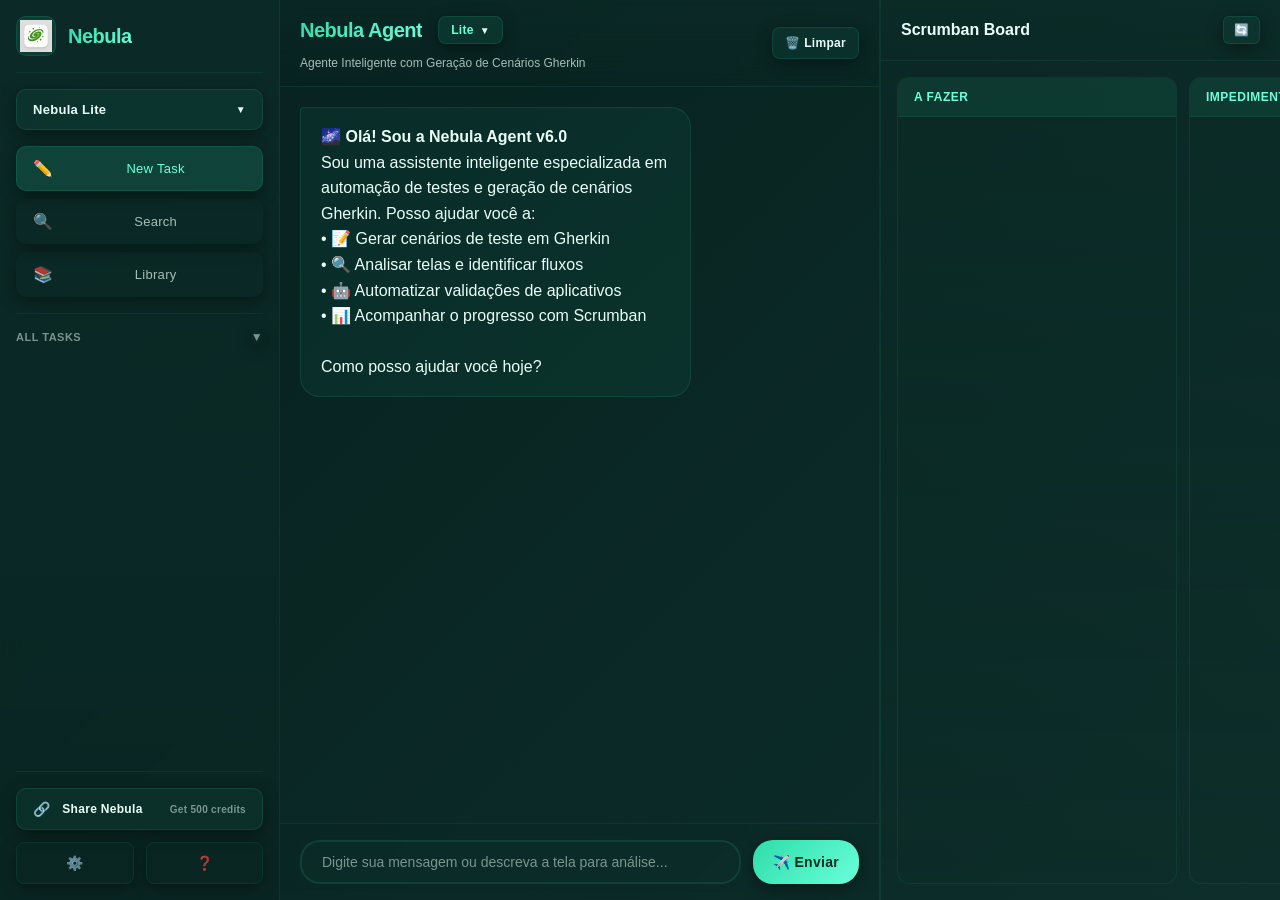
<file: index.html>
<!DOCTYPE html>
<html lang="pt-BR">
<head>
  <meta charset="UTF-8" />
  <meta name="viewport" content="width=device-width, initial-scale=1.0" />
  <meta name="description" content="Nebula Agent v6.0 - Agente de IA com Geração de Cenários Gherkin e Scrumban" />
  <meta name="theme-color" content="#2edda8" />
  <title>Nebula Agent v6.0</title>
  
  <!-- CSS Moderno -->
  <link rel="stylesheet" href="/static/css/style.css" />
</head>
<body>
  <div class="app-container" role="application" aria-label="Nebula Agent - Assistente de IA">
    
    <!-- ============================================
         SIDEBAR (NAVEGAÇÃO)
         ============================================ -->
    <aside class="sidebar" id="sidebar">
      <!-- Logo e Branding -->
      <div class="sidebar-header">
        <div class="sidebar-logo-container">
          <img id="sidebarLogo" 
               src="/static/img/nebula_logo.png?v=2" 
               alt="Nebula Logo" 
               class="sidebar-logo"
               onerror="this.style.display='none'">
        </div>
        <h2 class="sidebar-title">Nebula</h2>
      </div>

      <!-- Seletor de Plano -->
      <div class="plan-selector">
        <button class="plan-dropdown" id="planDropdown">
          <span class="plan-name" id="planName">Nebula Lite</span>
          <span class="plan-icon">▼</span>
        </button>
        <div class="plan-menu" id="planMenu" style="display: none;">
          <div class="plan-option" data-plan="lite">
            <span class="plan-label">Nebula Lite</span>
            <span class="plan-credits">100 créditos</span>
          </div>
          <div class="plan-option" data-plan="plus">
            <span class="plan-label">Nebula Plus</span>
            <span class="plan-credits">500 créditos</span>
          </div>
          <div class="plan-option" data-plan="pro">
            <span class="plan-label">Nebula Pro</span>
            <span class="plan-credits">2000 créditos</span>
          </div>
          <div class="plan-option" data-plan="ultra">
            <span class="plan-label">Nebula Ultra</span>
            <span class="plan-credits">Ilimitado</span>
          </div>
        </div>
      </div>

      <!-- Navegação Principal -->
      <nav class="sidebar-nav">
        <button class="nav-item active" data-view="chat" id="navChat">
          <span class="nav-icon">✏️</span>
          <span class="nav-label">New Task</span>
        </button>
        <button class="nav-item" data-view="search" id="navSearch">
          <span class="nav-icon">🔍</span>
          <span class="nav-label">Search</span>
        </button>
        <button class="nav-item" data-view="library" id="navLibrary">
          <span class="nav-icon">📚</span>
          <span class="nav-label">Library</span>
        </button>
      </nav>

      <!-- Histórico de Tarefas -->
      <div class="sidebar-history">
        <div class="history-header">
          <span class="history-title">All Tasks</span>
          <button class="history-toggle" id="historyToggle">▼</button>
        </div>
        <div class="history-list" id="historyList">
          <!-- Tarefas serão adicionadas dinamicamente aqui -->
        </div>
      </div>

      <!-- Rodapé da Sidebar -->
      <div class="sidebar-footer">
        <button class="sidebar-footer-btn" id="shareBtn">
          <span class="footer-icon">🔗</span>
          <span class="footer-label">Share Nebula</span>
          <span class="footer-value">Get 500 credits</span>
        </button>
        <div class="sidebar-bottom-icons">
          <button class="icon-btn" id="settingsBtn" title="Configurações">⚙️</button>
          <button class="icon-btn" id="helpBtn" title="Ajuda">❓</button>
        </div>
      </div>
    </aside>

    <!-- ============================================
         MAIN CONTENT AREA
         ============================================ -->
    <main class="main-content">
      
      <!-- ============================================
           VIEW: CHAT / NEW TASK
           ============================================ -->
      <div class="view" id="chatView" style="display: flex;">
        <div class="chat-container">
          <!-- Header do Chat -->
          <div class="chat-header">
            <div class="chat-header-info">
              <div class="header-title-section">
                <h1>Nebula Agent</h1>
                <div class="version-selector" id="versionSelector">
                  <button class="version-btn" id="versionDropdown">
                    <span class="version-label" id="versionLabel">Lite</span>
                    <span class="version-icon">▼</span>
                  </button>
                  <div class="version-menu" id="versionMenu" style="display: none;">
                    <div class="version-option" data-version="lite">
                      <span class="version-name">Lite</span>
                      <span class="version-desc">100 créditos</span>
                    </div>
                    <div class="version-option" data-version="plus">
                      <span class="version-name">Plus</span>
                      <span class="version-desc">500 créditos</span>
                    </div>
                    <div class="version-option" data-version="pro">
                      <span class="version-name">Pro</span>
                      <span class="version-desc">2000 créditos</span>
                    </div>
                    <div class="version-option" data-version="ultra">
                      <span class="version-name">Ultra</span>
                      <span class="version-desc">Ilimitado</span>
                    </div>
                  </div>
                </div>
              </div>
              <p class="chat-subtitle">Agente Inteligente com Geração de Cenários Gherkin</p>
            </div>
            <div class="chat-header-actions">
              <button class="header-btn" id="clearHistoryBtn" title="Limpar histórico">
                🗑️ Limpar
              </button>
            </div>
          </div>

          <!-- Chat Box -->
          <div id="chatBox" class="chat-box" aria-live="polite" aria-label="Histórico de Chat">
            <div class="message bot-msg">
              <div class="bubble">
                🌌 <strong>Olá! Sou a Nebula Agent v6.0</strong><br>
                Sou uma assistente inteligente especializada em automação de testes e geração de cenários Gherkin. 
                Posso ajudar você a:<br>
                • 📝 Gerar cenários de teste em Gherkin<br>
                • 🔍 Analisar telas e identificar fluxos<br>
                • 🤖 Automatizar validações de aplicativos<br>
                • 📊 Acompanhar o progresso com Scrumban<br>
                <br>
                Como posso ajudar você hoje?
              </div>
            </div>
          </div>

          <!-- Input Area -->
          <form id="chatForm" class="input-area" onsubmit="return false;" aria-label="Enviar mensagem">
            <input 
              id="userInput" 
              type="text" 
              placeholder="Digite sua mensagem ou descreva a tela para análise..." 
              autocomplete="off" 
              aria-label="Campo de entrada de mensagem"
              spellcheck="true"
            />
            <button id="sendBtn" type="button" aria-label="Enviar mensagem">
              ✈️ Enviar
            </button>
          </form>
        </div>

        <!-- Scrumban Board (Lado Direito) -->
        <div class="scrumban-container">
          <div class="scrumban-header">
            <h2>Scrumban Board</h2>
            <button class="scrumban-refresh" id="scrumbanRefresh" title="Atualizar">🔄</button>
          </div>
          <div class="scrumban-board" id="scrumbanBoard">
            <!-- Colunas do Scrumban -->
            <div class="scrumban-column" data-status="todo">
              <div class="column-header">A Fazer</div>
              <div class="column-cards" id="todoCards"></div>
            </div>
            <div class="scrumban-column" data-status="blocked">
              <div class="column-header">Impedimento</div>
              <div class="column-cards" id="blockedCards"></div>
            </div>
            <div class="scrumban-column" data-status="inprogress">
              <div class="column-header">Em Progresso</div>
              <div class="column-cards" id="inprogressCards"></div>
            </div>
            <div class="scrumban-column" data-status="done">
              <div class="column-header">Finalizado</div>
              <div class="column-cards" id="doneCards"></div>
            </div>
          </div>
        </div>
      </div>

      <!-- ============================================
           VIEW: SEARCH
           ============================================ -->
      <div class="view" id="searchView" style="display: none;">
        <div class="search-container">
          <div class="search-header">
            <h1>Search Tasks</h1>
            <input type="text" class="search-input" id="searchInput" placeholder="Buscar tarefas...">
          </div>
          <div class="search-results" id="searchResults">
            <!-- Resultados serão adicionados dinamicamente -->
          </div>
        </div>
      </div>

      <!-- ============================================
           VIEW: LIBRARY
           ============================================ -->
      <div class="view" id="libraryView" style="display: none;">
        <div class="library-container">
          <div class="library-header">
            <h1>Library - All Tasks</h1>
            <div class="library-filters">
              <button class="filter-btn active" data-filter="all">Todos</button>
              <button class="filter-btn" data-filter="gherkin">Gherkin</button>
              <button class="filter-btn" data-filter="test">Testes</button>
              <button class="filter-btn" data-filter="completed">Concluídos</button>
            </div>
          </div>
          <div class="library-list" id="libraryList">
            <!-- Tarefas serão adicionadas dinamicamente -->
          </div>
        </div>
      </div>

      <!-- ============================================
           VIEW: PLANS
           ============================================ -->
      <div class="view" id="plansView" style="display: none;">
        <div class="plans-container">
          <div class="plans-header">
            <h1>Escolha seu Plano</h1>
            <p>Selecione o plano que melhor se adequa as suas necessidades</p>
          </div>
          
          <div class="plans-grid">
            <!-- Plano Lite -->
            <div class="plan-card" data-plan="lite">
              <div class="plan-badge">Popular</div>
              <h3 class="plan-title">Lite</h3>
              <div class="plan-price">
                <span class="price-value">100</span>
                <span class="price-unit">creditos</span>
              </div>
              <p class="plan-description">Perfeito para comecar</p>
              <ul class="plan-features">
                <li>✓ 100 creditos/mes</li>
                <li>✓ Gerar ate 10 cenarios Gherkin</li>
                <li>✓ Analise basica de telas</li>
                <li>✓ Suporte por email</li>
                <li>✗ Scrumban avancado</li>
                <li>✗ Prioridade no suporte</li>
              </ul>
              <button class="plan-btn" onclick="selectPlanAndClose('lite')">Escolher Lite</button>
            </div>
            
            <!-- Plano Plus -->
            <div class="plan-card" data-plan="plus">
              <div class="plan-badge">Recomendado</div>
              <h3 class="plan-title">Plus</h3>
              <div class="plan-price">
                <span class="price-value">500</span>
                <span class="price-unit">creditos</span>
              </div>
              <p class="plan-description">Para equipes pequenas</p>
              <ul class="plan-features">
                <li>✓ 500 creditos/mes</li>
                <li>✓ Gerar ate 50 cenarios Gherkin</li>
                <li>✓ Analise avancada de telas</li>
                <li>✓ Suporte prioritario</li>
                <li>✓ Scrumban basico</li>
                <li>✗ Relatorios personalizados</li>
              </ul>
              <button class="plan-btn active" onclick="selectPlanAndClose('plus')">Escolher Plus</button>
            </div>
            
            <!-- Plano Pro -->
            <div class="plan-card" data-plan="pro">
              <div class="plan-badge">Profissional</div>
              <h3 class="plan-title">Pro</h3>
              <div class="plan-price">
                <span class="price-value">2000</span>
                <span class="price-unit">creditos</span>
              </div>
              <p class="plan-description">Para equipes medias</p>
              <ul class="plan-features">
                <li>✓ 2000 creditos/mes</li>
                <li>✓ Gerar ate 200 cenarios Gherkin</li>
                <li>✓ Analise completa com ML</li>
                <li>✓ Suporte 24/7</li>
                <li>✓ Scrumban avancado</li>
                <li>✓ Relatorios personalizados</li>
              </ul>
              <button class="plan-btn" onclick="selectPlanAndClose('pro')">Escolher Pro</button>
            </div>
            
            <!-- Plano Ultra -->
            <div class="plan-card" data-plan="ultra">
              <div class="plan-badge">Enterprise</div>
              <h3 class="plan-title">Ultra</h3>
              <div class="plan-price">
                <span class="price-value">Ilimitado</span>
                <span class="price-unit">ilimitado</span>
              </div>
              <p class="plan-description">Para empresas grandes</p>
              <ul class="plan-features">
                <li>✓ Creditos ilimitados</li>
                <li>✓ Cenarios Gherkin ilimitados</li>
                <li>✓ Analise com IA avancada</li>
                <li>✓ Suporte dedicado 24/7</li>
                <li>✓ Scrumban completo</li>
                <li>✓ API customizada</li>
              </ul>
              <button class="plan-btn" onclick="selectPlanAndClose('ultra')">Escolher Ultra</button>
            </div>
          </div>
        </div>
      </div>

    </main>

  </div>

  <!-- ============================================
       SCRIPTS
       ============================================ -->
  <script src="/static/js/chat.js"></script>
  
  <!-- Service Worker para PWA (opcional) -->
  <script>
    if ('serviceWorker' in navigator) {
      navigator.serviceWorker.register('/service-worker.js').catch(() => {
        // Service Worker não é crítico
      });
    }
  </script>
</body>
</html>
</file>
<file: static/css/style.css>
/* ============================================
   NEBULA AGENT v6.0 - Modern Design System
   Tema: Verde/Ciano com inspiração Manus
   ============================================ */

/* ============================================
   1. RESET E VARIÁVEIS GLOBAIS
   ============================================ */

:root {
  /* Paleta de Cores Principal */
  --primary-gradient: linear-gradient(135deg, #2edda8, #69ffdb);
  --primary-color: #2edda8;
  --primary-light: #69ffdb;
  --primary-dark: #25a17c;
  
  /* Cores de Fundo */
  --bg-primary: #0a2623;
  --bg-secondary: #0d2e2b;
  --bg-tertiary: #1a3f3a;
  --bg-overlay: rgba(10, 38, 35, 0.92);
  
  /* Cores de Texto */
  --text-primary: #eafef7;
  --text-secondary: rgba(234, 254, 247, 0.7);
  --text-tertiary: rgba(234, 254, 247, 0.5);
  
  /* Bordas e Destaques */
  --border-color: rgba(46, 222, 168, 0.12);
  --border-light: rgba(46, 222, 168, 0.08);
  --border-focus: rgba(46, 222, 168, 0.3);
  
  /* Sombras */
  --shadow-sm: 0 2px 8px rgba(0, 0, 0, 0.3);
  --shadow-md: 0 4px 16px rgba(0, 0, 0, 0.4);
  --shadow-lg: 0 8px 32px rgba(0, 0, 0, 0.5);
  
  /* Espaçamento */
  --spacing-xs: 4px;
  --spacing-sm: 8px;
  --spacing-md: 12px;
  --spacing-lg: 16px;
  --spacing-xl: 20px;
  --spacing-2xl: 24px;
  
  /* Tipografia */
  --font-family: -apple-system, BlinkMacSystemFont, 'Segoe UI', 'Roboto', 'Oxygen', 'Ubuntu', 'Cantarell', sans-serif;
  --font-mono: 'Monaco', 'Courier New', monospace;
  
  /* Transições */
  --transition-fast: 150ms ease-in-out;
  --transition-normal: 300ms ease-in-out;
  --transition-slow: 500ms ease-in-out;
  
  /* Dimensões */
  --sidebar-width: 280px;
  --header-height: 60px;
}

* {
  box-sizing: border-box;
  margin: 0;
  padding: 0;
}

html, body {
  height: 100%;
  background: linear-gradient(135deg, #021a1a, #0d2e2b);
  font-family: var(--font-family);
  color: var(--text-primary);
  overflow: hidden;
}

/* ============================================
   2. LAYOUT PRINCIPAL (APP CONTAINER)
   ============================================ */

.app-container {
  display: flex;
  height: 100vh;
  overflow: hidden;
}

/* ============================================
   3. SIDEBAR
   ============================================ */

.sidebar {
  width: var(--sidebar-width);
  background: linear-gradient(180deg, rgba(13, 46, 42, 0.8), rgba(10, 38, 35, 0.9));
  border-right: 1px solid var(--border-light);
  display: flex;
  flex-direction: column;
  overflow-y: auto;
  overflow-x: hidden;
  backdrop-filter: blur(10px);
  padding: var(--spacing-lg);
  gap: var(--spacing-lg);
}

/* Scrollbar Customizado da Sidebar */
.sidebar::-webkit-scrollbar {
  width: 6px;
}

.sidebar::-webkit-scrollbar-track {
  background: transparent;
}

.sidebar::-webkit-scrollbar-thumb {
  background: rgba(46, 222, 168, 0.2);
  border-radius: 3px;
}

.sidebar::-webkit-scrollbar-thumb:hover {
  background: rgba(46, 222, 168, 0.4);
}

/* Sidebar Header */
.sidebar-header {
  display: flex;
  align-items: center;
  gap: var(--spacing-md);
  padding-bottom: var(--spacing-lg);
  border-bottom: 1px solid var(--border-light);
}

.sidebar-logo-container {
  width: 40px;
  height: 40px;
  border-radius: 10px;
  background: rgba(46, 222, 168, 0.1);
  border: 1px solid var(--border-color);
  display: flex;
  align-items: center;
  justify-content: center;
  flex-shrink: 0;
}

.sidebar-logo {
  width: 32px;
  height: 32px;
  object-fit: contain;
  transition: transform var(--transition-normal);
}

.sidebar-logo:hover {
  transform: scale(1.1);
}

.sidebar-title {
  font-size: 20px;
  font-weight: 700;
  background: var(--primary-gradient);
  -webkit-background-clip: text;
  -webkit-text-fill-color: transparent;
  background-clip: text;
  letter-spacing: -0.5px;
}

/* Plan Selector */
.plan-selector {
  position: relative;
}

.plan-dropdown {
  width: 100%;
  padding: var(--spacing-md) var(--spacing-lg);
  border-radius: 10px;
  border: 1px solid var(--border-color);
  background: rgba(46, 222, 168, 0.05);
  color: var(--text-primary);
  font-size: 13px;
  font-weight: 600;
  cursor: pointer;
  transition: all var(--transition-normal);
  display: flex;
  justify-content: space-between;
  align-items: center;
}

.plan-dropdown:hover {
  background: rgba(46, 222, 168, 0.1);
  border-color: var(--border-focus);
}

.plan-name {
  flex: 1;
  text-align: left;
}

.plan-icon {
  font-size: 10px;
  transition: transform var(--transition-normal);
}

.plan-dropdown.active .plan-icon {
  transform: rotate(180deg);
}

.plan-menu {
  position: absolute;
  top: calc(100% + 8px);
  left: 0;
  right: 0;
  background: var(--bg-secondary);
  border: 1px solid var(--border-color);
  border-radius: 10px;
  overflow: hidden;
  z-index: 1000;
  box-shadow: var(--shadow-md);
  backdrop-filter: blur(10px);
}

.plan-option {
  padding: var(--spacing-md) var(--spacing-lg);
  display: flex;
  flex-direction: column;
  align-items: flex-start;
  gap: var(--spacing-xs);
  cursor: pointer;
  transition: background var(--transition-fast);
  border-bottom: 1px solid var(--border-light);
  width: 100%;
}

.plan-option:last-child {
  border-bottom: none;
}

.plan-option:hover {
  background: rgba(46, 222, 168, 0.15);
  padding-left: calc(var(--spacing-lg) + 4px);
}

.plan-label {
  font-size: 13px;
  font-weight: 600;
  color: var(--text-primary);
}

.plan-credits {
  font-size: 11px;
  color: var(--text-tertiary);
}

/* Sidebar Navigation */
.sidebar-nav {
  display: flex;
  flex-direction: column;
  gap: var(--spacing-sm);
}

.nav-item {
  display: flex;
  align-items: center;
  gap: var(--spacing-md);
  padding: var(--spacing-md) var(--spacing-lg);
  border-radius: 10px;
  border: 1px solid transparent;
  background: transparent;
  color: var(--text-secondary);
  font-size: 13px;
  font-weight: 500;
  cursor: pointer;
  transition: all var(--transition-normal);
}

.nav-item:hover {
  background: rgba(46, 222, 168, 0.05);
  color: var(--text-primary);
}

.nav-item.active {
  background: rgba(46, 222, 168, 0.15);
  border-color: var(--border-color);
  color: var(--primary-light);
}

.nav-icon {
  font-size: 16px;
}

.nav-label {
  flex: 1;
}

/* Sidebar History */
.sidebar-history {
  flex: 1;
  display: flex;
  flex-direction: column;
  border-top: 1px solid var(--border-light);
  padding-top: var(--spacing-lg);
}

.history-header {
  display: flex;
  justify-content: space-between;
  align-items: center;
  margin-bottom: var(--spacing-md);
}

.history-title {
  font-size: 11px;
  font-weight: 700;
  color: var(--text-tertiary);
  text-transform: uppercase;
  letter-spacing: 0.5px;
}

.history-toggle {
  background: none;
  border: none;
  color: var(--text-tertiary);
  cursor: pointer;
  font-size: 12px;
  padding: 0;
  transition: transform var(--transition-normal);
}

.history-toggle.collapsed {
  transform: rotate(-90deg);
}

.history-list {
  flex: 1;
  overflow-y: auto;
  display: flex;
  flex-direction: column;
  gap: var(--spacing-sm);
}

.history-item {
  padding: var(--spacing-md) var(--spacing-lg);
  border-radius: 8px;
  background: rgba(46, 222, 168, 0.05);
  border: 1px solid var(--border-light);
  font-size: 12px;
  color: var(--text-secondary);
  cursor: pointer;
  transition: all var(--transition-normal);
  white-space: nowrap;
  overflow: hidden;
  text-overflow: ellipsis;
}

.history-item:hover {
  background: rgba(46, 222, 168, 0.1);
  border-color: var(--border-focus);
  color: var(--text-primary);
}

/* Sidebar Footer */
.sidebar-footer {
  display: flex;
  flex-direction: column;
  gap: var(--spacing-md);
  border-top: 1px solid var(--border-light);
  padding-top: var(--spacing-lg);
}

.sidebar-footer-btn {
  padding: var(--spacing-md) var(--spacing-lg);
  border-radius: 10px;
  border: 1px solid var(--border-color);
  background: rgba(46, 222, 168, 0.05);
  color: var(--text-primary);
  font-size: 12px;
  cursor: pointer;
  transition: all var(--transition-normal);
  display: flex;
  align-items: center;
  gap: var(--spacing-md);
  text-align: left;
}

.sidebar-footer-btn:hover {
  background: rgba(46, 222, 168, 0.1);
  border-color: var(--border-focus);
}

.footer-icon {
  font-size: 14px;
  flex-shrink: 0;
}

.footer-label {
  flex: 1;
  font-weight: 600;
}

.footer-value {
  font-size: 10px;
  color: var(--text-tertiary);
}

.sidebar-bottom-icons {
  display: flex;
  gap: var(--spacing-md);
}

.icon-btn {
  flex: 1;
  padding: var(--spacing-md);
  border-radius: 8px;
  border: 1px solid var(--border-light);
  background: transparent;
  color: var(--text-secondary);
  font-size: 14px;
  cursor: pointer;
  transition: all var(--transition-normal);
}

.icon-btn:hover {
  background: rgba(46, 222, 168, 0.1);
  color: var(--text-primary);
}

/* ============================================
   4. MAIN CONTENT
   ============================================ */

.main-content {
  flex: 1;
  display: flex;
  flex-direction: column;
  overflow: hidden;
  background: linear-gradient(135deg, rgba(10, 38, 35, 0.6), rgba(13, 46, 42, 0.6));
}

/* Views */
.view {
  flex: 1;
  display: flex;
  overflow: hidden;
}

/* ============================================
   5. CHAT VIEW (LAYOUT DE DUAS COLUNAS)
   ============================================ */

.chat-container {
  flex: 1;
  display: flex;
  flex-direction: column;
  overflow: hidden;
  border-right: 1px solid var(--border-light);
}

.chat-header {
  padding: var(--spacing-lg) var(--spacing-xl);
  display: flex;
  align-items: center;
  justify-content: space-between;
  border-bottom: 1px solid var(--border-light);
  background: linear-gradient(180deg, rgba(13, 46, 42, 0.4), transparent);
  backdrop-filter: blur(8px);
}

.header-title-section {
  display: flex;
  align-items: center;
  gap: var(--spacing-lg);
  margin-bottom: var(--spacing-md);
}

.chat-header-info h1 {
  font-size: 20px;
  font-weight: 700;
  background: var(--primary-gradient);
  -webkit-background-clip: text;
  -webkit-text-fill-color: transparent;
  background-clip: text;
  margin: 0;
  letter-spacing: -0.5px;
}

.version-selector {
  position: relative;
}

.version-btn {
  padding: 6px 12px;
  border-radius: 8px;
  border: 1px solid var(--border-color);
  background: rgba(46, 222, 168, 0.08);
  color: var(--text-primary);
  font-size: 12px;
  font-weight: 600;
  cursor: pointer;
  transition: all var(--transition-normal);
  display: flex;
  align-items: center;
  gap: 6px;
  white-space: nowrap;
}

.version-btn:hover {
  background: rgba(46, 222, 168, 0.15);
  border-color: var(--border-focus);
}

.version-label {
  font-weight: 700;
  color: var(--primary-light);
}

.version-icon {
  font-size: 10px;
  transition: transform var(--transition-normal);
}

.version-btn.active .version-icon {
  transform: rotate(180deg);
}

.version-menu {
  position: absolute;
  top: calc(100% + 8px);
  left: 0;
  background: var(--bg-secondary);
  border: 1px solid var(--border-color);
  border-radius: 10px;
  overflow: hidden;
  z-index: 1000;
  box-shadow: var(--shadow-md);
  backdrop-filter: blur(10px);
  min-width: 180px;
}

.version-option {
  padding: var(--spacing-md) var(--spacing-lg);
  display: flex;
  flex-direction: column;
  gap: var(--spacing-xs);
  cursor: pointer;
  transition: background var(--transition-fast);
  border-bottom: 1px solid var(--border-light);
}

.version-option:last-child {
  border-bottom: none;
}

.version-option:hover {
  background: rgba(46, 222, 168, 0.15);
}

.version-name {
  font-size: 13px;
  font-weight: 600;
  color: var(--text-primary);
}

.version-desc {
  font-size: 11px;
  color: var(--text-tertiary);
}

.chat-subtitle {
  font-size: 12px;
  color: var(--text-secondary);
  margin-top: 4px;
}

.chat-header-actions {
  display: flex;
  gap: var(--spacing-md);
}

.header-btn {
  padding: 8px 12px;
  border-radius: 8px;
  border: 1px solid var(--border-color);
  background: rgba(46, 222, 168, 0.05);
  color: var(--text-primary);
  font-size: 12px;
  cursor: pointer;
  transition: all var(--transition-fast);
}

.header-btn:hover {
  background: rgba(46, 222, 168, 0.1);
  border-color: var(--border-focus);
}

/* Chat Box */
.chat-box {
  flex: 1;
  overflow-y: auto;
  padding: var(--spacing-xl);
  display: flex;
  flex-direction: column;
  gap: var(--spacing-lg);
  scroll-behavior: smooth;
}

/* Scrollbar Customizado do Chat */
.chat-box::-webkit-scrollbar {
  width: 8px;
}

.chat-box::-webkit-scrollbar-track {
  background: transparent;
}

.chat-box::-webkit-scrollbar-thumb {
  background: rgba(46, 222, 168, 0.2);
  border-radius: 4px;
  transition: background var(--transition-normal);
}

.chat-box::-webkit-scrollbar-thumb:hover {
  background: rgba(46, 222, 168, 0.4);
}

/* Mensagens */
.message {
  display: flex;
  animation: slideIn var(--transition-normal) ease-out;
}

@keyframes slideIn {
  from {
    opacity: 0;
    transform: translateY(10px);
  }
  to {
    opacity: 1;
    transform: translateY(0);
  }
}

.user-msg {
  justify-content: flex-end;
}

.bot-msg {
  justify-content: flex-start;
}

.bubble {
  max-width: 70%;
  padding: var(--spacing-lg) var(--spacing-xl);
  border-radius: 16px;
  line-height: 1.6;
  word-wrap: break-word;
  transition: all var(--transition-normal);
}

/* Bubble do Usuário */
.user-msg .bubble {
  background: var(--primary-gradient);
  color: #002b22;
  font-weight: 500;
  box-shadow: var(--shadow-md);
  border-radius: 20px 4px 20px 20px;
}

.user-msg .bubble:hover {
  transform: translateY(-2px);
  box-shadow: var(--shadow-lg);
}

/* Bubble do Bot */
.bot-msg .bubble {
  background: rgba(46, 222, 168, 0.06);
  border: 1px solid var(--border-color);
  border-radius: 4px 20px 20px 20px;
  color: var(--text-primary);
}

.bot-msg .bubble:hover {
  background: rgba(46, 222, 168, 0.1);
  border-color: var(--border-focus);
}

/* Suporte a Markdown/Código */
.bubble code {
  background: rgba(0, 0, 0, 0.3);
  padding: 2px 6px;
  border-radius: 4px;
  font-family: var(--font-mono);
  font-size: 12px;
  color: var(--primary-light);
}

.bubble pre {
  background: rgba(0, 0, 0, 0.4);
  padding: var(--spacing-md);
  border-radius: 8px;
  overflow-x: auto;
  margin: var(--spacing-md) 0;
  border-left: 3px solid var(--primary-color);
}

.bubble pre code {
  background: transparent;
  padding: 0;
  color: var(--primary-light);
  font-size: 11px;
}

/* Input Area */
.input-area {
  display: flex;
  gap: var(--spacing-md);
  padding: var(--spacing-lg) var(--spacing-xl);
  border-top: 1px solid var(--border-light);
  background: linear-gradient(180deg, rgba(0, 0, 0, 0.02), transparent);
  backdrop-filter: blur(8px);
}

input {
  flex: 1;
  padding: var(--spacing-md) var(--spacing-xl);
  border-radius: 20px;
  border: 2px solid var(--border-color);
  background: rgba(13, 46, 42, 0.6);
  color: var(--text-primary);
  font-family: var(--font-family);
  font-size: 14px;
  transition: all var(--transition-normal);
}

input::placeholder {
  color: var(--text-tertiary);
}

input:focus {
  outline: none;
  border-color: var(--border-focus);
  background: rgba(13, 46, 42, 0.8);
  box-shadow: 0 0 0 3px rgba(46, 222, 168, 0.1);
}

/* Botões */
button {
  padding: var(--spacing-md) var(--spacing-xl);
  border-radius: 20px;
  border: none;
  background: var(--primary-gradient);
  color: #002b22;
  font-weight: 700;
  font-size: 14px;
  cursor: pointer;
  transition: all var(--transition-normal);
  box-shadow: var(--shadow-md);
  letter-spacing: 0.3px;
  position: relative;
  overflow: hidden;
}

button::before {
  content: '';
  position: absolute;
  top: 50%;
  left: 50%;
  width: 0;
  height: 0;
  border-radius: 50%;
  background: rgba(255, 255, 255, 0.2);
  transform: translate(-50%, -50%);
  transition: width var(--transition-normal), height var(--transition-normal);
}

button:hover {
  transform: translateY(-2px);
  box-shadow: var(--shadow-lg);
}

button:hover::before {
  width: 300px;
  height: 300px;
}

button:active {
  transform: translateY(0);
}

button:disabled {
  opacity: 0.5;
  cursor: not-allowed;
}

/* ============================================
   6. SCRUMBAN BOARD
   ============================================ */

.scrumban-container {
  width: 400px;
  display: flex;
  flex-direction: column;
  overflow: hidden;
  border-left: 1px solid var(--border-light);
  background: linear-gradient(180deg, rgba(13, 46, 42, 0.3), transparent);
  min-width: 350px;
}

.scrumban-header {
  padding: var(--spacing-lg) var(--spacing-xl);
  display: flex;
  justify-content: space-between;
  align-items: center;
  border-bottom: 1px solid var(--border-light);
  background: linear-gradient(180deg, rgba(13, 46, 42, 0.4), transparent);
}

.scrumban-header h2 {
  font-size: 16px;
  font-weight: 700;
  color: var(--text-primary);
  margin: 0;
}

.scrumban-refresh {
  padding: 6px 10px;
  border-radius: 6px;
  border: 1px solid var(--border-color);
  background: rgba(46, 222, 168, 0.05);
  color: var(--text-primary);
  font-size: 12px;
  cursor: pointer;
  transition: all var(--transition-normal);
}

.scrumban-refresh:hover {
  background: rgba(46, 222, 168, 0.1);
  border-color: var(--border-focus);
}

.scrumban-board {
  flex: 1;
  display: flex;
  gap: var(--spacing-md);
  padding: var(--spacing-lg);
  overflow-x: auto;
  overflow-y: hidden;
  scroll-behavior: smooth;
  -webkit-overflow-scrolling: touch;
}

/* Scrollbar Customizado do Scrumban */
.scrumban-board::-webkit-scrollbar {
  height: 6px;
}

.scrumban-board::-webkit-scrollbar-track {
  background: transparent;
}

.scrumban-board::-webkit-scrollbar-thumb {
  background: rgba(46, 222, 168, 0.2);
  border-radius: 3px;
}

.scrumban-board::-webkit-scrollbar-thumb:hover {
  background: rgba(46, 222, 168, 0.4);
}

.scrumban-column {
  min-width: 280px;
  display: flex;
  flex-direction: column;
  background: rgba(13, 46, 42, 0.4);
  border: 1px solid var(--border-light);
  border-radius: 12px;
  overflow: hidden;
}

.column-header {
  padding: var(--spacing-md) var(--spacing-lg);
  background: rgba(46, 222, 168, 0.08);
  border-bottom: 1px solid var(--border-light);
  font-size: 12px;
  font-weight: 700;
  color: var(--primary-light);
  text-transform: uppercase;
  letter-spacing: 0.5px;
}

.column-cards {
  flex: 1;
  padding: var(--spacing-md);
  overflow-y: auto;
  display: flex;
  flex-direction: column;
  gap: var(--spacing-md);
}

/* Scrollbar Customizado das Colunas */
.column-cards::-webkit-scrollbar {
  width: 4px;
}

.column-cards::-webkit-scrollbar-track {
  background: transparent;
}

.column-cards::-webkit-scrollbar-thumb {
  background: rgba(46, 222, 168, 0.15);
  border-radius: 2px;
}

.column-cards::-webkit-scrollbar-thumb:hover {
  background: rgba(46, 222, 168, 0.3);
}

.scrumban-card {
  padding: var(--spacing-md) var(--spacing-lg);
  background: rgba(46, 222, 168, 0.06);
  border: 1px solid var(--border-color);
  border-radius: 8px;
  font-size: 12px;
  color: var(--text-secondary);
  cursor: grab;
  transition: all var(--transition-normal);
}

.scrumban-card:hover {
  background: rgba(46, 222, 168, 0.1);
  border-color: var(--border-focus);
  transform: translateY(-2px);
}

.scrumban-card.dragging {
  opacity: 0.5;
  cursor: grabbing;
}

.card-title {
  font-weight: 600;
  color: var(--text-primary);
  margin-bottom: 4px;
  white-space: nowrap;
  overflow: hidden;
  text-overflow: ellipsis;
}

.card-status {
  font-size: 10px;
  color: var(--text-tertiary);
  margin-top: 4px;
}

/* ============================================
   7. SEARCH VIEW
   ============================================ */

.search-container {
  flex: 1;
  display: flex;
  flex-direction: column;
  overflow: hidden;
  padding: var(--spacing-xl);
}

.search-header {
  margin-bottom: var(--spacing-xl);
}

.search-header h1 {
  font-size: 24px;
  font-weight: 700;
  background: var(--primary-gradient);
  -webkit-background-clip: text;
  -webkit-text-fill-color: transparent;
  background-clip: text;
  margin-bottom: var(--spacing-lg);
}

.search-input {
  width: 100%;
  padding: var(--spacing-md) var(--spacing-xl);
  border-radius: 20px;
  border: 2px solid var(--border-color);
  background: rgba(13, 46, 42, 0.6);
  color: var(--text-primary);
  font-family: var(--font-family);
  font-size: 14px;
  transition: all var(--transition-normal);
}

.search-input:focus {
  outline: none;
  border-color: var(--border-focus);
  background: rgba(13, 46, 42, 0.8);
  box-shadow: 0 0 0 3px rgba(46, 222, 168, 0.1);
}

.search-results {
  flex: 1;
  overflow-y: auto;
  display: flex;
  flex-direction: column;
  gap: var(--spacing-md);
}

/* ============================================
   8. LIBRARY VIEW
   ============================================ */

.library-container {
  flex: 1;
  display: flex;
  flex-direction: column;
  overflow: hidden;
  padding: var(--spacing-xl);
}

.library-header {
  margin-bottom: var(--spacing-xl);
}

.library-header h1 {
  font-size: 24px;
  font-weight: 700;
  background: var(--primary-gradient);
  -webkit-background-clip: text;
  -webkit-text-fill-color: transparent;
  background-clip: text;
  margin-bottom: var(--spacing-lg);
}

.library-filters {
  display: flex;
  gap: var(--spacing-md);
}

.filter-btn {
  padding: 8px 12px;
  border-radius: 8px;
  border: 1px solid var(--border-color);
  background: rgba(46, 222, 168, 0.05);
  color: var(--text-secondary);
  font-size: 12px;
  cursor: pointer;
  transition: all var(--transition-normal);
}

.filter-btn:hover {
  background: rgba(46, 222, 168, 0.1);
  color: var(--text-primary);
}

.filter-btn.active {
  background: rgba(46, 222, 168, 0.2);
  border-color: var(--border-focus);
  color: var(--primary-light);
}

.library-list {
  flex: 1;
  overflow-y: auto;
  display: flex;
  flex-direction: column;
  gap: var(--spacing-md);
}

.library-item {
  padding: var(--spacing-lg);
  background: rgba(46, 222, 168, 0.06);
  border: 1px solid var(--border-color);
  border-radius: 12px;
  transition: all var(--transition-normal);
  cursor: pointer;
}

.library-item:hover {
  background: rgba(46, 222, 168, 0.1);
  border-color: var(--border-focus);
  transform: translateY(-2px);
}

.library-item-title {
  font-size: 14px;
  font-weight: 600;
  color: var(--text-primary);
  margin-bottom: 4px;
}

.library-item-desc {
  font-size: 12px;
  color: var(--text-secondary);
  margin-bottom: 8px;
}

.library-item-meta {
  display: flex;
  gap: var(--spacing-md);
  font-size: 11px;
  color: var(--text-tertiary);
}

/* ============================================
   9. UTILITÁRIOS
   ============================================ */

.small {
  font-size: 12px;
  color: var(--text-secondary);
  letter-spacing: 0.2px;
}

.badge {
  display: inline-block;
  padding: 4px 8px;
  border-radius: 6px;
  background: rgba(46, 222, 168, 0.1);
  border: 1px solid var(--border-color);
  font-size: 11px;
  color: var(--primary-light);
  font-weight: 600;
}

/* ============================================
   10. RESPONSIVIDADE
   ============================================ */

@media (max-width: 1200px) {
  .scrumban-container {
    width: 350px;
  }
  
  .scrumban-column {
    min-width: 250px;
  }
}

@media (max-width: 1024px) {
  :root {
    --sidebar-width: 240px;
  }
  
  .scrumban-container {
    display: none;
  }
  
  .chat-container {
    border-right: none;
  }
}

@media (max-width: 768px) {
  .app-container {
    flex-direction: column;
  }
  
  .sidebar {
    width: 100%;
    max-height: 60px;
    flex-direction: row;
    padding: var(--spacing-md) var(--spacing-lg);
    gap: var(--spacing-lg);
    border-right: none;
    border-bottom: 1px solid var(--border-light);
    overflow-x: auto;
    overflow-y: hidden;
  }
  
  .plan-menu {
    position: fixed;
    top: auto;
    bottom: 0;
    left: 0;
    right: 0;
    border-radius: 16px 16px 0 0;
    max-height: 50vh;
    width: 100%;
  }
  
  .plan-option {
    padding: var(--spacing-lg) var(--spacing-lg);
  }
  
  .plan-label {
    font-size: 14px;
  }
  
  .plan-credits {
    font-size: 12px;
  }
  
  .sidebar-header {
    padding-bottom: 0;
    border-bottom: none;
    min-width: 150px;
  }
  
  .sidebar-nav {
    flex-direction: row;
    min-width: max-content;
  }
  
  .sidebar-history,
  .sidebar-footer {
    display: none;
  }
  
  .main-content {
    flex: 1;
  }
  
  .chat-container {
    border-right: none;
  }
  
  .bubble {
    max-width: 85%;
    padding: var(--spacing-md) var(--spacing-lg);
  }
  
  .input-area {
    padding: var(--spacing-md) var(--spacing-lg);
    gap: var(--spacing-sm);
  }
  
  input {
    font-size: 16px; /* Evita zoom em iOS */
  }
  
  button {
    padding: var(--spacing-md) var(--spacing-lg);
    font-size: 12px;
  }
}

@media (max-width: 480px) {
  .sidebar {
    max-height: 50px;
    padding: var(--spacing-sm);
    gap: var(--spacing-sm);
  }
  
  .sidebar-header {
    min-width: 120px;
  }
  
  .sidebar-title {
    font-size: 16px;
  }
  
  .sidebar-logo {
    width: 28px;
    height: 28px;
  }
  
  .nav-label {
    display: none;
  }
  
  .chat-header {
    padding: var(--spacing-md) var(--spacing-lg);
  }
  
  .chat-header-info h1 {
    font-size: 16px;
  }
  
  .chat-subtitle {
    font-size: 11px;
  }
  
  .chat-box {
    padding: var(--spacing-md);
    gap: var(--spacing-md);
  }
  
  .bubble {
    max-width: 90%;
    padding: var(--spacing-md);
    font-size: 13px;
  }
  
  .input-area {
    padding: var(--spacing-md);
  }
  
  input {
    padding: 10px var(--spacing-lg);
  }
  
  button {
    padding: 10px var(--spacing-lg);
  }
}

/* ============================================
   11. ANIMAÇÕES E TRANSIÇÕES
   ============================================ */

@keyframes pulse {
  0%, 100% {
    opacity: 1;
  }
  50% {
    opacity: 0.7;
  }
}

@keyframes spin {
  from {
    transform: rotate(0deg);
  }
  to {
    transform: rotate(360deg);
  }
}

.scrumban-refresh:active {
  animation: spin 0.6s linear;
}

/* Typing Indicator */
.typing-indicator {
  display: flex;
  gap: 4px;
  padding: 8px 0;
}

.typing-indicator span {
  width: 8px;
  height: 8px;
  border-radius: 50%;
  background: var(--primary-light);
  animation: pulse 1.4s infinite;
}

.typing-indicator span:nth-child(2) {
  animation-delay: 0.2s;
}

.typing-indicator span:nth-child(3) {
  animation-delay: 0.4s;
}




/* ============================================
   PLANS VIEW
   ============================================ */

.plans-container {
  flex: 1;
  display: flex;
  flex-direction: column;
  overflow: hidden;
  padding: var(--spacing-xl);
}

.plans-header {
  text-align: center;
  margin-bottom: var(--spacing-2xl);
}

.plans-header h1 {
  font-size: 32px;
  font-weight: 700;
  background: var(--primary-gradient);
  -webkit-background-clip: text;
  -webkit-text-fill-color: transparent;
  background-clip: text;
  margin-bottom: var(--spacing-md);
}

.plans-header p {
  font-size: 14px;
  color: var(--text-secondary);
}

.plans-grid {
  flex: 1;
  display: grid;
  grid-template-columns: repeat(auto-fit, minmax(280px, 1fr));
  gap: var(--spacing-xl);
  overflow-y: auto;
  padding-right: var(--spacing-lg);
}

.plan-card {
  position: relative;
  display: flex;
  flex-direction: column;
  padding: var(--spacing-xl);
  background: linear-gradient(135deg, rgba(13, 46, 42, 0.6), rgba(10, 38, 35, 0.8));
  border: 1px solid var(--border-color);
  border-radius: 16px;
  transition: all var(--transition-normal);
}

.plan-card:hover {
  transform: translateY(-8px);
  border-color: var(--border-focus);
  box-shadow: 0 12px 32px rgba(46, 222, 168, 0.15);
}

.plan-badge {
  position: absolute;
  top: -12px;
  left: 50%;
  transform: translateX(-50%);
  padding: 4px 12px;
  background: var(--primary-gradient);
  border-radius: 20px;
  font-size: 11px;
  font-weight: 700;
  color: var(--bg-primary);
  text-transform: uppercase;
  letter-spacing: 0.5px;
}

.plan-title {
  font-size: 24px;
  font-weight: 700;
  color: var(--text-primary);
  margin: var(--spacing-lg) 0 var(--spacing-md) 0;
}

.plan-price {
  display: flex;
  align-items: baseline;
  gap: var(--spacing-sm);
  margin-bottom: var(--spacing-md);
}

.price-value {
  font-size: 32px;
  font-weight: 700;
  color: var(--primary-light);
}

.price-unit {
  font-size: 12px;
  color: var(--text-tertiary);
}

.plan-description {
  font-size: 13px;
  color: var(--text-secondary);
  margin-bottom: var(--spacing-lg);
  border-bottom: 1px solid var(--border-light);
  padding-bottom: var(--spacing-lg);
}

.plan-features {
  flex: 1;
  list-style: none;
  padding: 0;
  margin: 0;
  display: flex;
  flex-direction: column;
  gap: var(--spacing-md);
  margin-bottom: var(--spacing-lg);
}

.plan-features li {
  font-size: 12px;
  color: var(--text-secondary);
}

.plan-btn {
  padding: var(--spacing-md) var(--spacing-lg);
  border-radius: 10px;
  border: 1px solid var(--border-color);
  background: rgba(46, 222, 168, 0.08);
  color: var(--text-primary);
  font-size: 13px;
  font-weight: 600;
  cursor: pointer;
  transition: all var(--transition-normal);
}

.plan-btn:hover {
  background: rgba(46, 222, 168, 0.15);
  border-color: var(--border-focus);
}

.plan-btn.active {
  background: var(--primary-gradient);
  color: var(--bg-primary);
  border-color: var(--primary-light);
}

/* Responsividade para Planos */
@media (max-width: 1024px) {
  .plans-grid {
    grid-template-columns: repeat(2, 1fr);
  }
}

@media (max-width: 768px) {
  .plans-grid {
    grid-template-columns: 1fr;
  }
  
  .plans-header h1 {
    font-size: 24px;
  }
  
  .plan-card {
    padding: var(--spacing-lg);
  }
}
</file>
